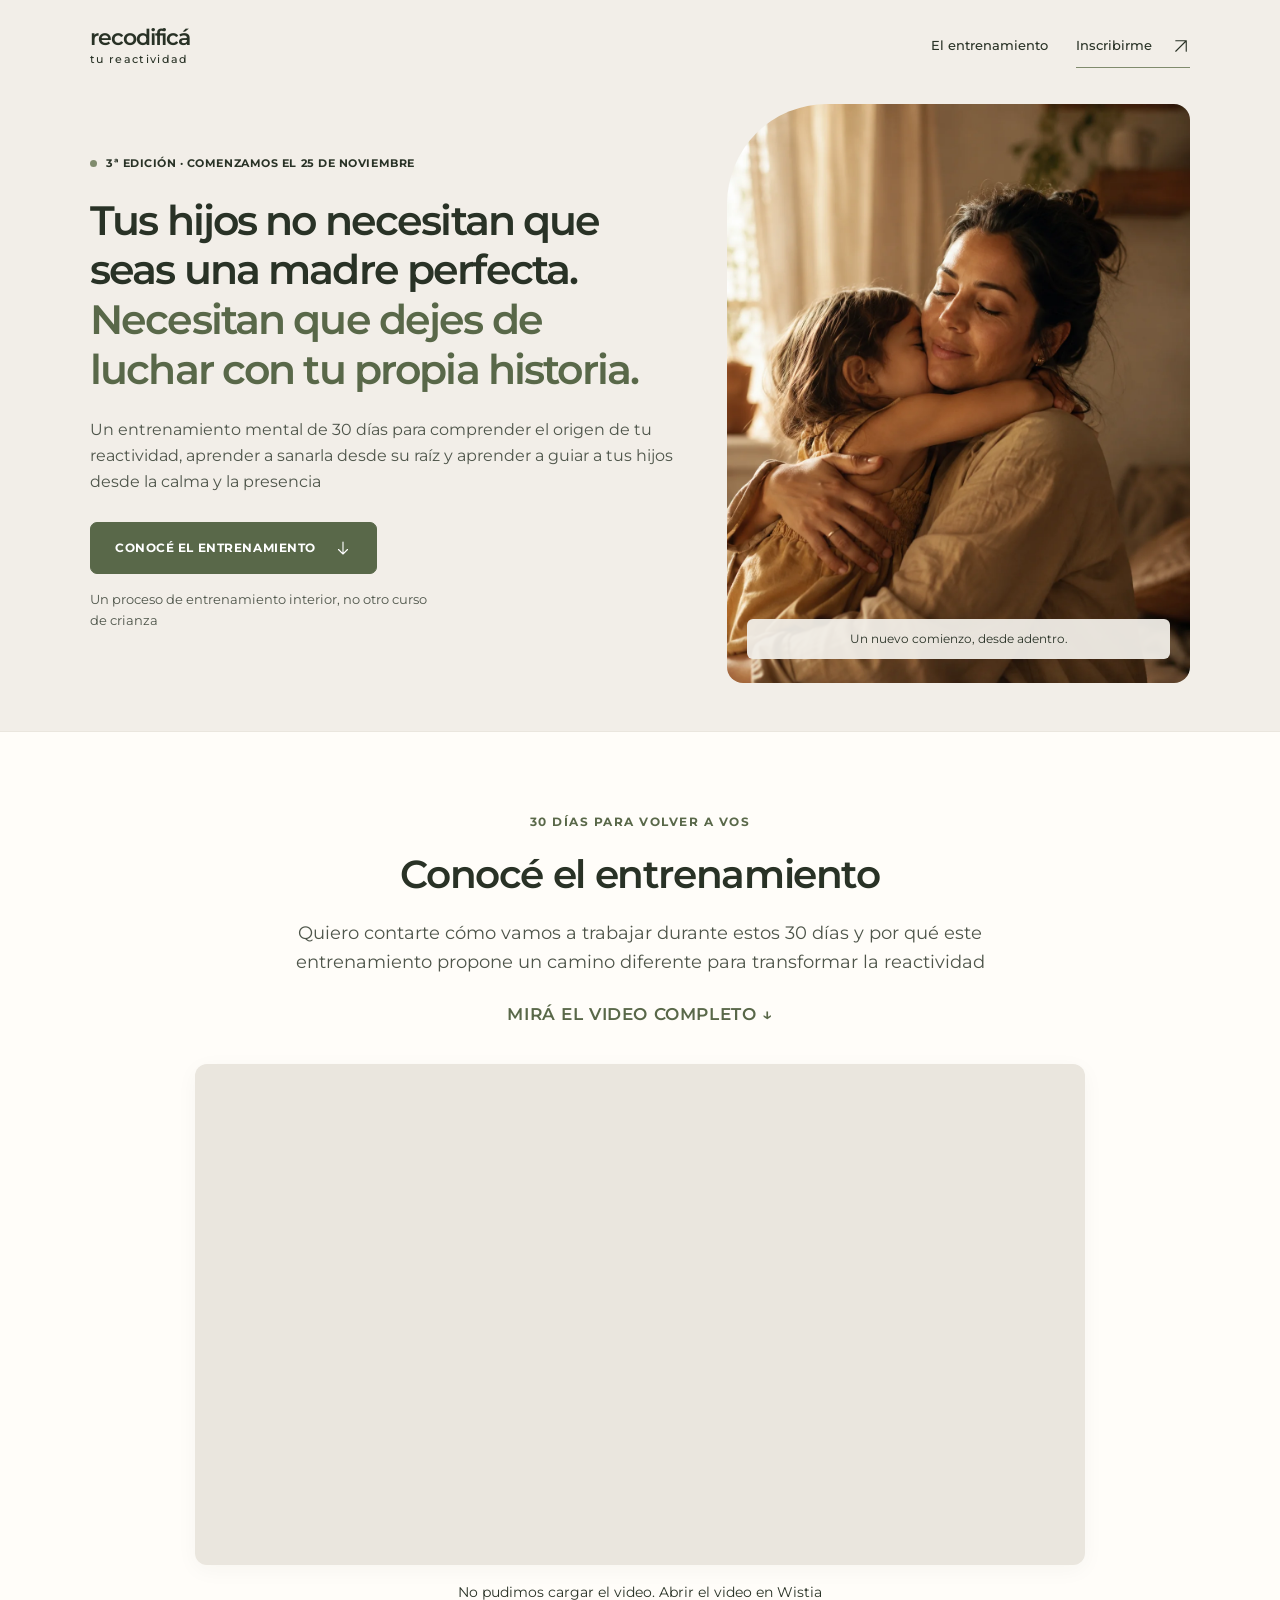
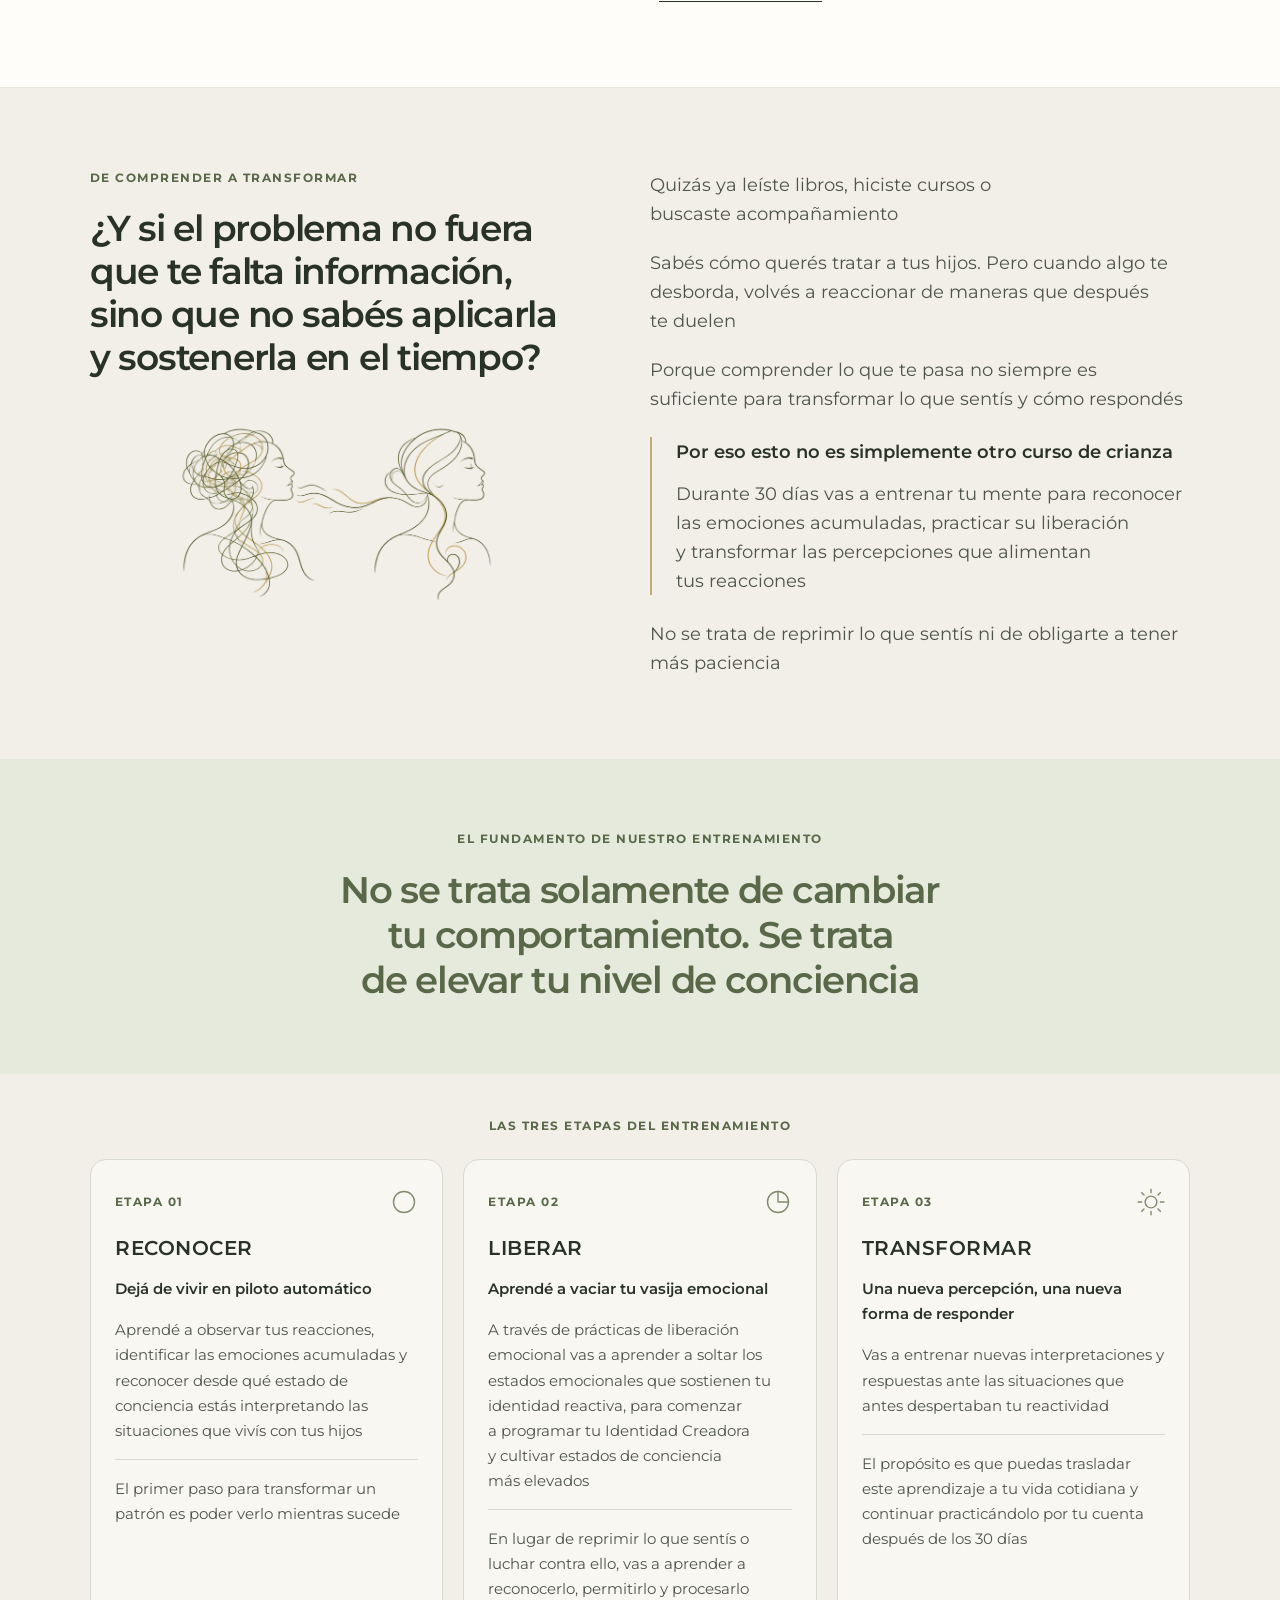
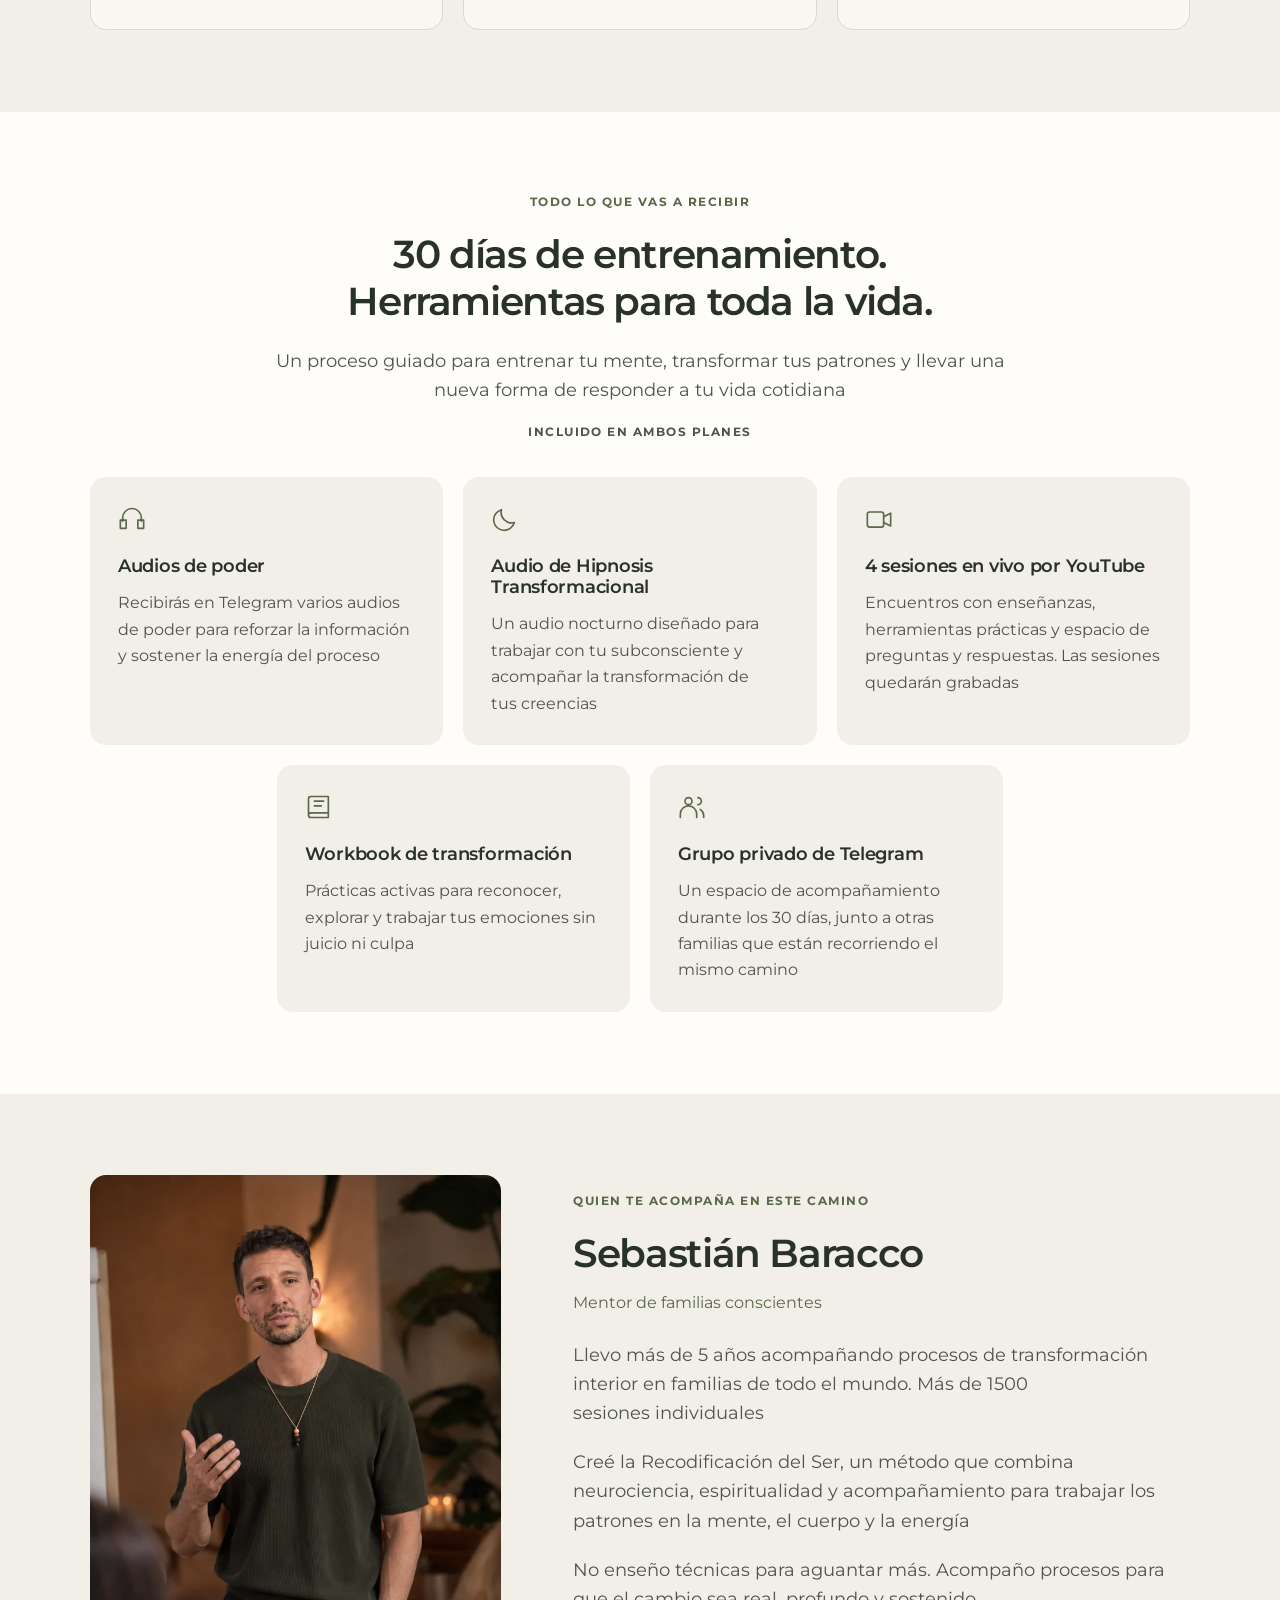
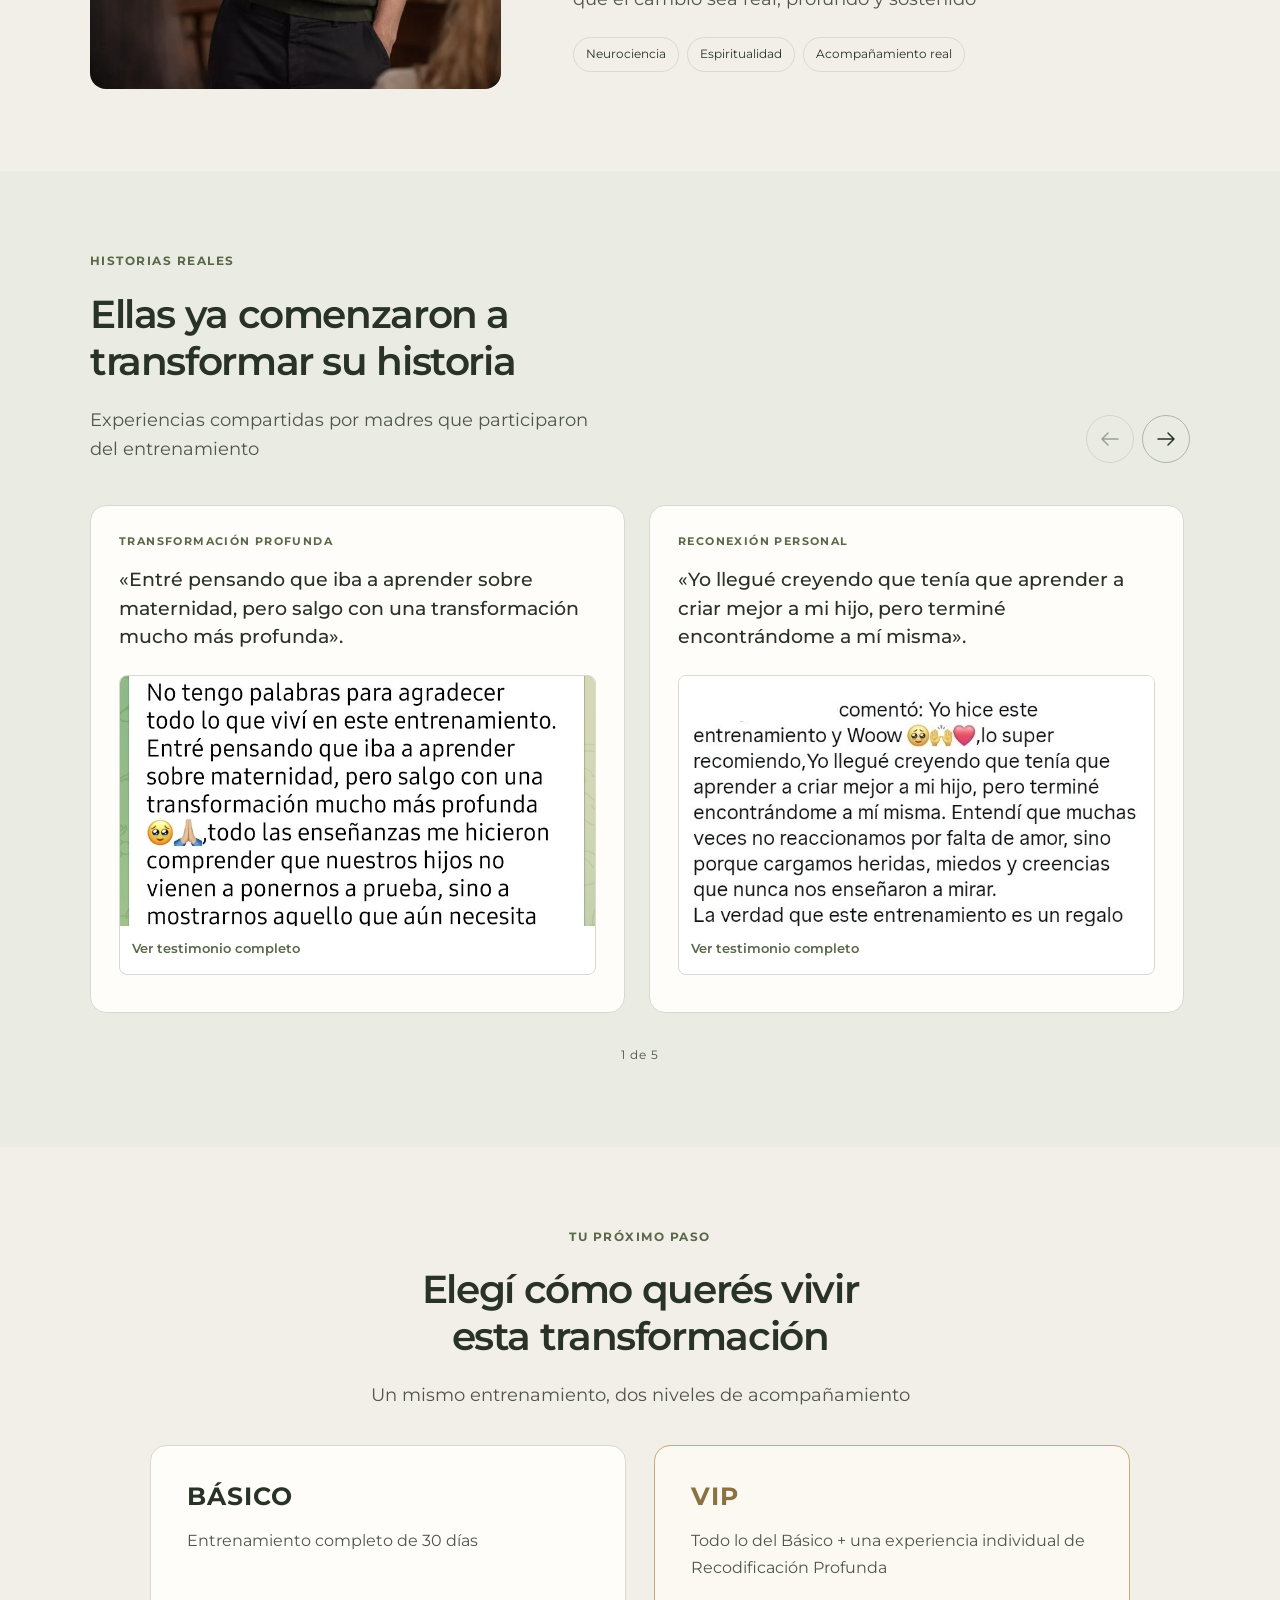
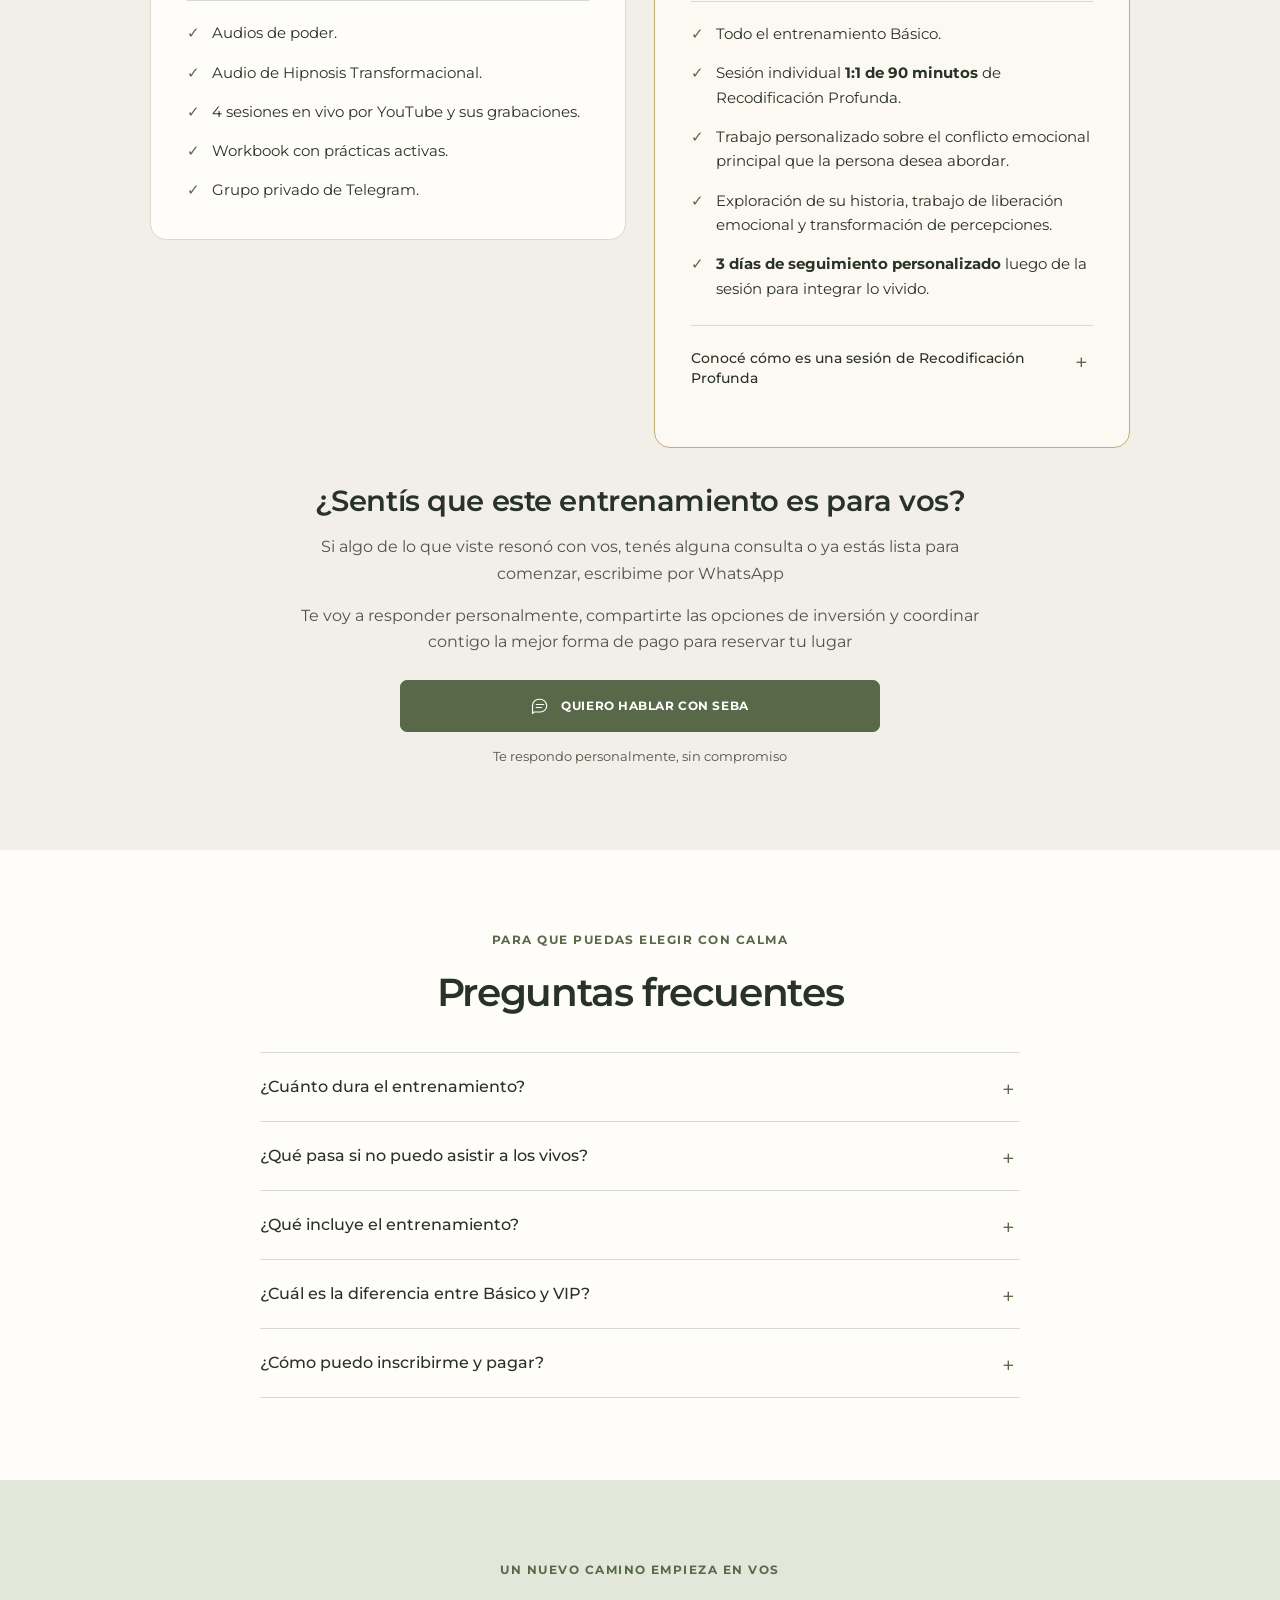
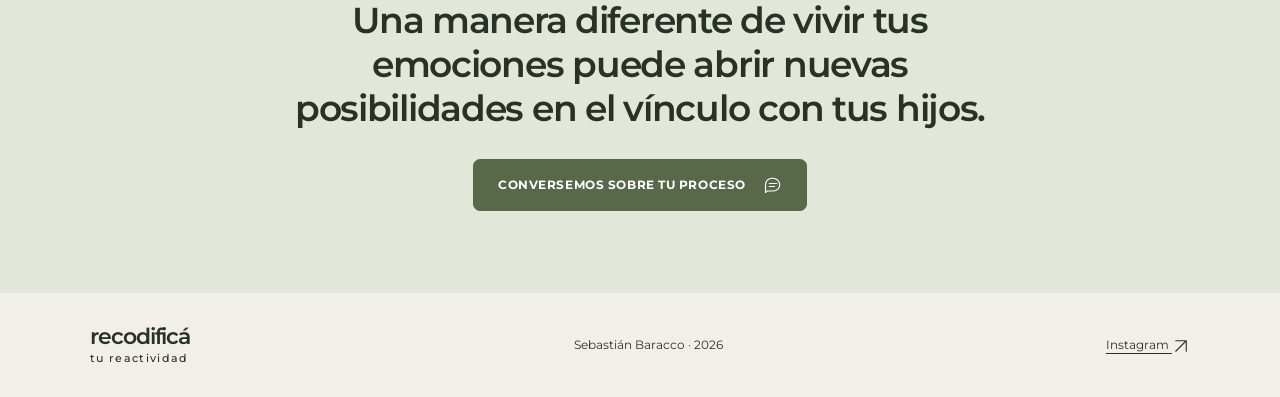
<file: Mi-web/index.html>
<!doctype html>
<html lang="es-UY">
  <head>
    <meta charset="UTF-8" />
    <meta name="viewport" content="width=device-width, initial-scale=1" />
    <title>Recodificá tu Reactividad — Sebastián Baracco</title>
    <meta
      name="description"
      content="Un entrenamiento mental de 30 días para comprender el origen de tu reactividad y aprender a guiar a tus hijos desde la calma y la presencia. Tercera edición con Sebastián Baracco."
    />
    <meta
      property="og:title"
      content="Recodificá tu Reactividad — Tercera edición"
    />
    <meta
      property="og:description"
      content="Un proceso de entrenamiento interior, no otro curso de crianza. 30 días de práctica y acompañamiento con Sebastián Baracco."
    />
    <meta property="og:image" content="assets/img/hero-image.jpg" />
    <meta property="og:type" content="website" />
    <meta name="twitter:card" content="summary_large_image" />
    <meta name="theme-color" content="#F2EEE8" />
    <link
      rel="preload"
      href="assets/fonts/montserrat-latin-wght-normal.woff2"
      as="font"
      type="font/woff2"
      crossorigin
    />
    <link
      rel="preload"
      as="image"
      href="assets/img/hero-image.webp"
      fetchpriority="high"
    />
    <link rel="icon" href="assets/img/favicon.png" type="image/png" />
    <link rel="apple-touch-icon" href="assets/img/favicon.png" />
    <link rel="stylesheet" href="styles.css?v=tercera-edicion-1" />
    <script defer src="config.js?v=tercera-edicion-2"></script>
    <script defer src="script.js?v=tercera-edicion-1"></script>
  </head>
  <body>
    <a class="skip-link" href="#contenido">Saltar al contenido</a>
    <header class="site-header container">
      <a
        class="wordmark"
        href="#hero"
        aria-label="Recodificá tu Reactividad, inicio"
        >recodificá<span>tu reactividad</span></a
      >
      <nav aria-label="Navegación principal">
        <a href="#video-entrenamiento">El entrenamiento</a
        ><a href="#conversemos" class="nav-enroll"
          >Inscribirme
          <svg viewBox="0 0 24 24" class="arrow-icon" aria-hidden="true">
            <path d="M5 19 19 5M5 5h14v14" /></svg
        ></a>
      </nav>
    </header>
    <main id="contenido">
      <section class="hero container" id="hero" aria-labelledby="hero-title">
        <div class="hero-copy">
          <p class="edition">
            <span class="edition-dot" aria-hidden="true"></span>3ª EDICIÓN ·
            COMENZAMOS EL
            <time id="edition-date" datetime="2026-11-25">25 DE NOVIEMBRE</time>
          </p>
          <h1 id="hero-title">
            Tus hijos no necesitan que seas una madre perfecta.
            <span>Necesitan que dejes de luchar con tu propia historia.</span>
          </h1>
          <p class="hero-subtitle">
            Un entrenamiento mental de 30 días para comprender el origen de tu
            reactividad, aprender a sanarla desde su raíz y aprender a guiar a
            tus hijos desde la calma y la presencia
          </p>
          <a href="#video-entrenamiento" class="button" id="hero-cta"
            >CONOCÉ EL ENTRENAMIENTO
            <svg viewBox="0 0 24 24" class="arrow-icon" aria-hidden="true">
              <path d="M12 4v16m-6-6 6 6 6-6" /></svg
          ></a>
          <p class="hero-note">
            Un proceso de entrenamiento interior, no otro curso de crianza
          </p>
        </div>
        <div class="hero-photo">
          <picture
            ><source srcset="assets/img/hero-image.webp" type="image/webp" />
            <img
              src="assets/img/hero-image.jpg"
              alt="Una madre abraza a su hijo"
              width="1122"
              height="1402"
              fetchpriority="high" /></picture
          ><span class="photo-caption">Un nuevo comienzo, desde adentro.</span>
        </div>
      </section>
      <section
        class="section video-section"
        id="video-entrenamiento"
        aria-labelledby="video-title"
      >
        <div class="container video-container">
          <div class="section-heading centered">
            <p class="eyebrow">30 DÍAS PARA VOLVER A VOS</p>
            <h2 id="video-title">Conocé el entrenamiento</h2>
            <p>
              Quiero contarte cómo vamos a trabajar durante estos 30 días y por
              qué este entrenamiento propone un camino diferente para
              transformar la reactividad
            </p>
            <p class="video-callout">
              MIRÁ EL VIDEO COMPLETO <span aria-hidden="true">↓</span>
            </p>
          </div>
          <div class="video-frame">
            <wistia-player
              media-id="ruy9yzgati"
              aspect="1.7777777777777777"
              auto-play="false"
              player-color="#808B6D"
              aria-label="Presentación del entrenamiento por Sebastián Baracco"
            ></wistia-player>
          </div>
          <p id="video-error" class="video-error" hidden>
            No pudimos cargar el video.
            <a
              href="https://fast.wistia.com/embed/iframe/ruy9yzgati"
              target="_blank"
              rel="noopener noreferrer"
              >Abrir el video en Wistia</a
            >
          </p>
          <noscript
            ><p>
              <a href="https://fast.wistia.com/embed/iframe/ruy9yzgati"
                >Ver el video en Wistia</a
              >
              (el reproductor integrado necesita JavaScript)
            </p></noscript
          >
        </div>
      </section>
      <section
        class="section objection"
        id="el-camino"
        aria-labelledby="objection-title"
      >
        <div class="container editorial-grid">
          <div class="objection-intro">
            <p class="eyebrow">DE COMPRENDER A TRANSFORMAR</p>
            <h2 id="objection-title">
              ¿Y si el problema no fuera que te falta información, sino que no
              sabés aplicarla y sostenerla en el tiempo?
            </h2>
            <picture class="concept-illustration"
              ><source
                srcset="assets/img/reaccion-consciente.webp"
                type="image/webp" />
              <img
                src="assets/img/reaccion-consciente.png"
                alt="Dos perfiles femeninos: de los patrones emocionales entrelazados a una mayor claridad interior."
                width="1536"
                height="1024"
                loading="lazy"
                decoding="async"
            /></picture>
          </div>
          <div class="prose">
            <p>
              Quizás ya leíste libros, hiciste cursos o buscaste acompañamiento
            </p>
            <p>
              Sabés cómo querés tratar a tus hijos. Pero cuando algo te
              desborda, volvés a reaccionar de maneras que después te duelen
            </p>
            <p>
              Porque comprender lo que te pasa no siempre es suficiente para
              transformar lo que sentís y cómo respondés
            </p>
            <div class="editorial-callout">
              <p>
                <strong
                  >Por eso esto no es simplemente otro curso de crianza</strong
                >
              </p>
              <p>
                Durante 30 días vas a entrenar tu mente para reconocer las
                emociones acumuladas, practicar su liberación y transformar las
                percepciones que alimentan tus reacciones
              </p>
            </div>
            <p>
              No se trata de reprimir lo que sentís ni de obligarte a tener más
              paciencia
            </p>
          </div>
        </div>
      </section>
      <section class="section foundation" aria-labelledby="foundation-title">
        <div class="container">
          <div class="section-heading centered">
            <p class="eyebrow">EL FUNDAMENTO DE NUESTRO ENTRENAMIENTO</p>
            <h2 id="foundation-title">
              No se trata solamente de cambiar tu comportamiento. Se trata de
              elevar tu nivel de conciencia
            </h2>
          </div>
        </div>
      </section>
      <section
        class="section method stages-section"
        id="metodo"
        aria-labelledby="method-title"
      >
        <div class="container">
          <h2 class="eyebrow stages-heading" id="method-title">
            LAS TRES ETAPAS DEL ENTRENAMIENTO
          </h2>
          <div class="stages" aria-label="Las tres etapas del entrenamiento">
            <article class="stage-card">
              <p class="eyebrow">
                ETAPA 01<span class="stage-symbol" aria-hidden="true"
                  ><svg viewBox="0 0 24 24" aria-hidden="true">
                    <circle cx="12" cy="12" r="9" /></svg
                ></span>
              </p>
              <h3>RECONOCER</h3>
              <p class="card-lead">Dejá de vivir en piloto automático</p>
              <p>
                Aprendé a observar tus reacciones, identificar las emociones
                acumuladas y reconocer desde qué estado de conciencia estás
                interpretando las situaciones que vivís con tus hijos
              </p>
              <p class="stage-ending">
                El primer paso para transformar un patrón es poder verlo
                mientras sucede
              </p>
            </article>
            <article class="stage-card">
              <p class="eyebrow">
                ETAPA 02<span class="stage-symbol" aria-hidden="true"
                  ><svg viewBox="0 0 24 24" aria-hidden="true">
                    <circle cx="12" cy="12" r="9" />
                    <path d="M12 3v9h9" /></svg
                ></span>
              </p>
              <h3>LIBERAR</h3>
              <p class="card-lead">Aprendé a vaciar tu vasija emocional</p>
              <p>
                A través de prácticas de liberación emocional vas a aprender a
                soltar los estados emocionales que sostienen tu identidad
                reactiva, para comenzar a programar tu Identidad Creadora y
                cultivar estados de conciencia más elevados
              </p>
              <p class="stage-ending">
                En lugar de reprimir lo que sentís o luchar contra ello, vas a
                aprender a reconocerlo, permitirlo y procesarlo
              </p>
            </article>
            <article class="stage-card">
              <p class="eyebrow">
                ETAPA 03<span class="stage-symbol" aria-hidden="true"
                  ><svg viewBox="0 0 24 24" aria-hidden="true">
                    <circle cx="12" cy="12" r="5" />
                    <path
                      d="M12 1v3m0 16v3M1 12h3m16 0h3M4 4l2 2m12 12 2 2M4 20l2-2M18 6l2-2"
                    /></svg
                ></span>
              </p>
              <h3>TRANSFORMAR</h3>
              <p class="card-lead">
                Una nueva percepción, una nueva forma de responder
              </p>
              <p>
                Vas a entrenar nuevas interpretaciones y respuestas ante las
                situaciones que antes despertaban tu reactividad
              </p>
              <p class="stage-ending">
                El propósito es que puedas trasladar este aprendizaje a tu vida
                cotidiana y continuar practicándolo por tu cuenta después de los
                30 días
              </p>
            </article>
          </div>
        </div>
      </section>
      <section
        class="section includes"
        id="incluye"
        aria-labelledby="includes-title"
      >
        <div class="container">
          <div class="section-heading centered">
            <p class="eyebrow">TODO LO QUE VAS A RECIBIR</p>
            <h2 id="includes-title">
              30 días de entrenamiento.<br />Herramientas para toda la vida.
            </h2>
            <p>
              Un proceso guiado para entrenar tu mente, transformar tus patrones
              y llevar una nueva forma de responder a tu vida cotidiana
            </p>
            <p class="small-label">INCLUIDO EN AMBOS PLANES</p>
          </div>
          <div class="resources">
            <article class="resource-card">
              <span class="resource-icon" aria-hidden="true"
                ><svg viewBox="0 0 24 24">
                  <path
                    d="M4 14v-3a8 8 0 0 1 16 0v3M4 13H2v7h5v-7H4Zm16 0h2v7h-5v-7h3Z"
                  /></svg
              ></span>
              <h3>Audios de poder</h3>
              <p>
                Recibirás en Telegram varios audios de poder para reforzar la
                información y sostener la energía del proceso
              </p>
            </article>
            <article class="resource-card">
              <span class="resource-icon" aria-hidden="true"
                ><svg viewBox="0 0 24 24">
                  <path d="M20 15A9 9 0 0 1 9 4 9 9 0 1 0 20 15Z" /></svg
              ></span>
              <h3>Audio de Hipnosis Transformacional</h3>
              <p>
                Un audio nocturno diseñado para trabajar con tu subconsciente y
                acompañar la transformación de tus creencias
              </p>
            </article>
            <article class="resource-card">
              <span class="resource-icon" aria-hidden="true"
                ><svg viewBox="0 0 24 24">
                  <rect x="2" y="6" width="14" height="13" rx="2" />
                  <path d="m16 10 6-3v11l-6-3" /></svg
              ></span>
              <h3>4 sesiones en vivo por YouTube</h3>
              <p>
                Encuentros con enseñanzas, herramientas prácticas y espacio de
                preguntas y respuestas. Las sesiones quedarán grabadas
              </p>
            </article>
            <article class="resource-card">
              <span class="resource-icon" aria-hidden="true"
                ><svg viewBox="0 0 24 24">
                  <path
                    d="M5 3h15v18H5a2 2 0 0 1 0-4h15M5 3a2 2 0 0 0-2 2v14M8 7h8M8 11h6"
                  /></svg
              ></span>
              <h3>Workbook de transformación</h3>
              <p>
                Prácticas activas para reconocer, explorar y trabajar tus
                emociones sin juicio ni culpa
              </p>
            </article>
            <article class="resource-card">
              <span class="resource-icon" aria-hidden="true"
                ><svg viewBox="0 0 24 24">
                  <circle cx="9" cy="7" r="3" />
                  <path
                    d="M2 21v-3a7 7 0 0 1 14 0v3M17 4a3 3 0 0 1 0 6M19 14a6 6 0 0 1 3 5v2"
                  /></svg
              ></span>
              <h3>Grupo privado de Telegram</h3>
              <p>
                Un espacio de acompañamiento durante los 30 días, junto a otras
                familias que están recorriendo el mismo camino
              </p>
            </article>
          </div>
        </div>
      </section>
      <section
        class="section mentor"
        id="mentor"
        aria-labelledby="mentor-title"
      >
        <div class="container mentor-grid">
          <picture class="mentor-photo"
            ><source srcset="assets/img/seba-foto.webp" type="image/webp" />
            <img
              src="assets/img/seba-foto.jpg"
              alt="Sebastián Baracco, mentor de familias conscientes"
              width="1122"
              height="1402"
              loading="lazy"
              decoding="async"
          /></picture>
          <div>
            <p class="eyebrow">QUIEN TE ACOMPAÑA EN ESTE CAMINO</p>
            <h2 id="mentor-title">Sebastián Baracco</h2>
            <p class="mentor-role">Mentor de familias conscientes</p>
            <div class="prose">
              <p>
                Llevo más de 5 años acompañando procesos de transformación
                interior en familias de todo el mundo. Más de 1500 sesiones
                individuales
              </p>
              <p>
                Creé la Recodificación del Ser, un método que combina
                neurociencia, espiritualidad y acompañamiento para trabajar los
                patrones en la mente, el cuerpo y la energía
              </p>
              <p>
                No enseño técnicas para aguantar más. Acompaño procesos para que
                el cambio sea real, profundo y sostenido
              </p>
            </div>
            <div class="mentor-pillars">
              <span>Neurociencia</span><span>Espiritualidad</span
              ><span>Acompañamiento real</span>
            </div>
          </div>
        </div>
      </section>
      <section
        class="section testimonials"
        id="testimonios"
        aria-labelledby="testimonials-title"
      >
        <div class="container">
          <div class="carousel-heading">
            <div class="section-heading">
              <p class="eyebrow">HISTORIAS REALES</p>
              <h2 id="testimonials-title">
                Ellas ya comenzaron a transformar su historia
              </h2>
              <p>
                Experiencias compartidas por madres que participaron del
                entrenamiento
              </p>
            </div>
            <div class="carousel-controls" hidden>
              <button
                type="button"
                class="icon-button"
                id="testimonials-prev"
                aria-label="Testimonio anterior"
                aria-controls="testimonials-track"
              >
                <svg viewBox="0 0 24 24" class="arrow-icon" aria-hidden="true">
                  <path d="M20 12H4m6-6-6 6 6 6" />
                </svg></button
              ><button
                type="button"
                class="icon-button"
                id="testimonials-next"
                aria-label="Testimonio siguiente"
                aria-controls="testimonials-track"
              >
                <svg viewBox="0 0 24 24" class="arrow-icon" aria-hidden="true">
                  <path d="M4 12h16m-6-6 6 6-6 6" />
                </svg>
              </button>
            </div>
          </div>
          <div
            class="testimonials-track"
            id="testimonials-track"
            tabindex="0"
            role="region"
            aria-roledescription="carrusel"
            aria-label="Testimonios, desplazá para ver más"
          >
            <article class="testimonial-card" data-testimonial="0">
              <p class="eyebrow">TRANSFORMACIÓN PROFUNDA</p>
              <blockquote>
                «Entré pensando que iba a aprender sobre maternidad, pero salgo
                con una transformación mucho más profunda».
              </blockquote>
              <button
                class="capture-button"
                type="button"
                aria-haspopup="dialog"
                aria-label="Ver testimonio completo: Transformación profunda"
              >
                <span class="capture-media"
                  ><span
                    class="capture-original"
                    style="--capture-width: 833; --capture-height: 1449"
                    ><img
                      src="assets/testimonios/testimonio-1.jpg"
                      width="833"
                      height="1449"
                      alt="Mensaje original: No tengo palabras para agradecer todo lo que viví en este entrenamiento."
                      loading="lazy"
                      decoding="async" /></span></span
                ><span class="capture-caption">Ver testimonio completo</span>
              </button>
              <details class="capture-fallback">
                <summary>Ver testimonio completo</summary>
                <span
                  class="capture-original"
                  style="--capture-width: 833; --capture-height: 1449"
                  ><img
                    src="assets/testimonios/testimonio-1.jpg"
                    width="833"
                    height="1449"
                    alt="Mensaje original: No tengo palabras para agradecer todo lo que viví en este entrenamiento."
                    loading="lazy"
                    decoding="async"
                /></span>
              </details>
            </article>
            <article class="testimonial-card" data-testimonial="1">
              <p class="eyebrow">RECONEXIÓN PERSONAL</p>
              <blockquote>
                «Yo llegué creyendo que tenía que aprender a criar mejor a mi
                hijo, pero terminé encontrándome a mí misma».
              </blockquote>
              <button
                class="capture-button"
                type="button"
                aria-haspopup="dialog"
                aria-label="Ver testimonio completo: Reconexión personal"
              >
                <span class="capture-media"
                  ><span
                    class="capture-original"
                    style="--capture-width: 705; --capture-height: 459"
                    ><img
                      src="assets/testimonios/testimonio-2.jpg"
                      width="705"
                      height="459"
                      alt="Comentario original anónimo: Yo hice este entrenamiento y Woow, lo super recomiendo."
                      loading="lazy"
                      decoding="async" /><span
                      class="capture-redaction"
                      aria-hidden="true"
                      style="
                        left: 1.13475%;
                        top: 6.10022%;
                        width: 32.05674%;
                        height: 8.49673%;
                      "
                    ></span></span></span
                ><span class="capture-caption">Ver testimonio completo</span>
              </button>
              <details class="capture-fallback">
                <summary>Ver testimonio completo</summary>
                <span
                  class="capture-original"
                  style="--capture-width: 705; --capture-height: 459"
                  ><img
                    src="assets/testimonios/testimonio-2.jpg"
                    width="705"
                    height="459"
                    alt="Comentario original anónimo: Yo hice este entrenamiento y Woow, lo super recomiendo."
                    loading="lazy"
                    decoding="async" /><span
                    class="capture-redaction"
                    aria-hidden="true"
                    style="
                      left: 1.13475%;
                      top: 6.10022%;
                      width: 32.05674%;
                      height: 8.49673%;
                    "
                  ></span
                ></span>
              </details>
            </article>
            <article class="testimonial-card" data-testimonial="2">
              <p class="eyebrow">AMOR Y COMPASIÓN</p>
              <blockquote>
                «Este entrenamiento te hace volver a mirarte con ojos de amor y
                compasión».
              </blockquote>
              <button
                class="capture-button"
                type="button"
                aria-haspopup="dialog"
                aria-label="Ver testimonio completo: Amor y compasión"
              >
                <span class="capture-media"
                  ><span
                    class="capture-original"
                    style="--capture-width: 825; --capture-height: 745"
                    ><img
                      src="assets/testimonios/testimonio-3.jpg"
                      width="825"
                      height="865"
                      alt="Mensaje original: Este entrenamiento te hace volver a mirarte con ojos de amor y compasión."
                      loading="lazy"
                      decoding="async" /></span></span
                ><span class="capture-caption">Ver testimonio completo</span>
              </button>
              <details class="capture-fallback">
                <summary>Ver testimonio completo</summary>
                <span
                  class="capture-original"
                  style="--capture-width: 825; --capture-height: 745"
                  ><img
                    src="assets/testimonios/testimonio-3.jpg"
                    width="825"
                    height="865"
                    alt="Mensaje original: Este entrenamiento te hace volver a mirarte con ojos de amor y compasión."
                    loading="lazy"
                    decoding="async"
                /></span>
              </details>
            </article>
            <article class="testimonial-card" data-testimonial="3">
              <p class="eyebrow">TRANSFORMACIÓN FAMILIAR</p>
              <blockquote>
                «Cuando una mamá sana, toda la familia comienza a
                transformarse».
              </blockquote>
              <button
                class="capture-button"
                type="button"
                aria-haspopup="dialog"
                aria-label="Ver testimonio completo: Transformación familiar"
              >
                <span class="capture-media"
                  ><span
                    class="capture-original"
                    style="--capture-width: 800; --capture-height: 650"
                    ><img
                      src="assets/testimonios/testimonio-4.jpg"
                      width="800"
                      height="742"
                      alt="Mensaje original: De verdad que este entrenamiento lo recomiendo mucho."
                      loading="lazy"
                      decoding="async" /></span></span
                ><span class="capture-caption">Ver testimonio completo</span>
              </button>
              <details class="capture-fallback">
                <summary>Ver testimonio completo</summary>
                <span
                  class="capture-original"
                  style="--capture-width: 800; --capture-height: 650"
                  ><img
                    src="assets/testimonios/testimonio-4.jpg"
                    width="800"
                    height="742"
                    alt="Mensaje original: De verdad que este entrenamiento lo recomiendo mucho."
                    loading="lazy"
                    decoding="async"
                /></span>
              </details>
            </article>
            <article class="testimonial-card" data-testimonial="4">
              <p class="eyebrow">EL IMPACTO DE ESCUCHAR</p>
              <blockquote>
                «Cada palabra que dijiste hizo un movimiento en mí».
              </blockquote>
              <p class="testimonial-context">Reacción a un video del mentor.</p>
              <button
                class="capture-button"
                type="button"
                aria-haspopup="dialog"
                aria-label="Ver testimonio completo: El impacto de escuchar al mentor"
              >
                <span class="capture-media"
                  ><span
                    class="capture-original"
                    style="--capture-width: 800; --capture-height: 390"
                    ><img
                      src="assets/testimonios/testimonio-5.jpg"
                      width="800"
                      height="390"
                      alt="Reacción original a un video: Llevo 30 minutos aproximadamente de video y cada palabra que dijiste hizo un movimiento en mí."
                      loading="lazy"
                      decoding="async" /></span></span
                ><span class="capture-caption">Ver testimonio completo</span>
              </button>
              <details class="capture-fallback">
                <summary>Ver testimonio completo</summary>
                <span
                  class="capture-original"
                  style="--capture-width: 800; --capture-height: 390"
                  ><img
                    src="assets/testimonios/testimonio-5.jpg"
                    width="800"
                    height="390"
                    alt="Reacción original a un video: Llevo 30 minutos aproximadamente de video y cada palabra que dijiste hizo un movimiento en mí."
                    loading="lazy"
                    decoding="async"
                /></span>
              </details>
            </article>
          </div>
          <p
            class="carousel-position"
            id="testimonials-position"
            aria-live="polite"
            aria-atomic="true"
            hidden
          >
            1 de 5
          </p>
        </div>
      </section>
      <section class="section plans" id="planes" aria-labelledby="plans-title">
        <div class="container">
          <div class="section-heading centered">
            <p class="eyebrow">TU PRÓXIMO PASO</p>
            <h2 id="plans-title">
              Elegí cómo querés vivir esta transformación
            </h2>
            <p>Un mismo entrenamiento, dos niveles de acompañamiento</p>
          </div>
          <div class="plans-grid">
            <article class="plan-card" aria-labelledby="basic-title">
              <h3 class="plan-title" id="basic-title">BÁSICO</h3>
              <p class="plan-description">Entrenamiento completo de 30 días</p>
              <ul class="plan-features">
                <li>Audios de poder.</li>
                <li>Audio de Hipnosis Transformacional.</li>
                <li>4 sesiones en vivo por YouTube y sus grabaciones.</li>
                <li>Workbook con prácticas activas.</li>
                <li>Grupo privado de Telegram.</li>
              </ul>
            </article>
            <article class="plan-card plan-vip" aria-labelledby="vip-title">
              <h3 class="plan-title" id="vip-title">VIP</h3>
              <p class="plan-description">
                Todo lo del Básico + una experiencia individual de
                Recodificación Profunda
              </p>
              <ul class="plan-features">
                <li>Todo el entrenamiento Básico.</li>
                <li>
                  Sesión individual <strong>1:1 de 90 minutos</strong> de
                  Recodificación Profunda.
                </li>
                <li>
                  Trabajo personalizado sobre el conflicto emocional principal
                  que la persona desea abordar.
                </li>
                <li>
                  Exploración de su historia, trabajo de liberación emocional y
                  transformación de percepciones.
                </li>
                <li>
                  <strong>3 días de seguimiento personalizado</strong> luego de
                  la sesión para integrar lo vivido.
                </li>
              </ul>
              <details class="vip-details">
                <summary>
                  Conocé cómo es una sesión de Recodificación Profunda
                </summary>
                <div class="details-content prose">
                  <h3>Sesión 1:1 de Recodificación Profunda</h3>
                  <p>
                    <strong
                      >90 minutos de transformación interior + 3 días de
                      seguimiento personalizado</strong
                    >
                  </p>
                  <p>
                    Hay heridas del pasado que todavía influyen en la manera en
                    que vivís tu presente
                  </p>
                  <p>
                    En esta sesión individual vamos a trabajar profundamente
                    sobre el conflicto que hoy tiene mayor impacto en tu vida
                  </p>
                  <p>
                    A través de un proceso de recodificación, vamos a recorrer
                    tu historia para reconocer el origen emocional de tus
                    patrones, comprender las experiencias que los sostienen y
                    abrir un espacio de liberación, perdón y transformación de
                    tus percepciones
                  </p>
                  <p>
                    El propósito es que puedas regresar al presente con una
                    nueva comprensión de tu historia, una mirada más amorosa
                    hacia vos misma y mayores recursos para vivir desde la paz y
                    la presencia
                  </p>
                  <p>
                    <strong>Y el acompañamiento no termina en la sesión</strong>
                  </p>
                  <p>
                    Durante los tres días siguientes, voy a acompañarte
                    personalmente para ayudarte a integrar lo vivido y llevar
                    tus nuevos aprendizajes a la vida cotidiana
                  </p>
                  <p>
                    <em
                      >Un encuentro para mirar tu historia desde un lugar
                      diferente y comenzar a transformar tu presente</em
                    >
                  </p>
                </div>
              </details>
            </article>
          </div>
          <div class="conversation centered" id="conversemos">
            <h3>¿Sentís que este entrenamiento es para vos?</h3>
            <p>
              Si algo de lo que viste resonó con vos, tenés alguna consulta o ya
              estás lista para comenzar, escribime por WhatsApp
            </p>
            <p>
              Te voy a responder personalmente, compartirte las opciones de
              inversión y coordinar contigo la mejor forma de pago para reservar
              tu lugar
            </p>
            <a
              id="conversation-whatsapp"
              class="button"
              data-whatsapp
              href="https://wa.me/59897988262?text=Hola%20Seba%2C%20sent%C3%AD%20que%20este%20entrenamiento%20reson%C3%B3%20conmigo%20y%20quiero%20m%C3%A1s%20informaci%C3%B3n"
              target="_blank"
              rel="noopener noreferrer"
              ><svg viewBox="0 0 24 24" class="arrow-icon" aria-hidden="true">
                <path
                  d="M21 11.5a8.5 8.5 0 0 1-8.5 8.5H4l-2 2V11.5A8.5 8.5 0 0 1 10.5 3H12a9 9 0 0 1 9 8.5Z"
                />
                <path d="M7 10h10M7 14h7" /></svg
              >QUIERO HABLAR CON SEBA</a
            >
            <p class="conversation-trust">
              Te respondo personalmente, sin compromiso
            </p>
          </div>
        </div>
      </section>
      <section class="section faq" id="faq" aria-labelledby="faq-title">
        <div class="container narrow">
          <div class="section-heading centered">
            <p class="eyebrow">PARA QUE PUEDAS ELEGIR CON CALMA</p>
            <h2 id="faq-title">Preguntas frecuentes</h2>
          </div>
          <div class="accordion">
            <details name="faq">
              <summary>¿Cuánto dura el entrenamiento?</summary>
              <div class="details-content">
                <p>
                  Dura 30 días. Esta tercera edición comienza el 25 de noviembre
                  de 2026
                </p>
              </div>
            </details>
            <details name="faq">
              <summary>¿Qué pasa si no puedo asistir a los vivos?</summary>
              <div class="details-content">
                <p>
                  Las 4 sesiones en vivo por YouTube quedan grabadas para que
                  puedas verlas después
                </p>
              </div>
            </details>
            <details name="faq">
              <summary>¿Qué incluye el entrenamiento?</summary>
              <div class="details-content">
                <p>
                  Ambos planes incluyen audios de poder, un audio de Hipnosis
                  Transformacional para escuchar por las noches, 4 sesiones en
                  vivo con sus grabaciones, un workbook y un grupo privado de
                  Telegram durante los 30 días
                </p>
              </div>
            </details>
            <details name="faq">
              <summary>¿Cuál es la diferencia entre Básico y VIP?</summary>
              <div class="details-content">
                <p>
                  El Básico incluye todo el entrenamiento. El VIP suma una
                  sesión individual de Recodificación Profunda de 90 minutos y 3
                  días de seguimiento personalizado después de la sesión
                </p>
              </div>
            </details>
            <details name="faq">
              <summary>¿Cómo puedo inscribirme y pagar?</summary>
              <div class="details-content">
                <p>
                  <a
                    data-whatsapp
                    href="https://wa.me/59897988262?text=Hola%20Seba%2C%20sent%C3%AD%20que%20este%20entrenamiento%20reson%C3%B3%20conmigo%20y%20quiero%20m%C3%A1s%20informaci%C3%B3n"
                    target="_blank"
                    rel="noopener noreferrer"
                    >Escribime por WhatsApp</a
                  >
                  para conversar personalmente sobre tu proceso, elegir la
                  modalidad de acompañamiento y coordinar el pago y tu
                  inscripción
                </p>
              </div>
            </details>
          </div>
        </div>
      </section>
      <section class="section closing" aria-labelledby="closing-title">
        <div class="container narrow centered">
          <p class="eyebrow">UN NUEVO CAMINO EMPIEZA EN VOS</p>
          <h2 id="closing-title">
            Una manera diferente de vivir tus emociones puede abrir nuevas
            posibilidades en el vínculo con tus hijos.
          </h2>
          <a
            id="closing-whatsapp"
            class="button"
            data-whatsapp
            href="https://wa.me/59897988262?text=Hola%20Seba%2C%20sent%C3%AD%20que%20este%20entrenamiento%20reson%C3%B3%20conmigo%20y%20quiero%20m%C3%A1s%20informaci%C3%B3n"
            target="_blank"
            rel="noopener noreferrer"
            >CONVERSEMOS SOBRE TU PROCESO<svg
              viewBox="0 0 24 24"
              class="arrow-icon"
              aria-hidden="true"
            >
              <path
                d="M21 11.5a8.5 8.5 0 0 1-8.5 8.5H4l-2 2V11.5A8.5 8.5 0 0 1 10.5 3H12a9 9 0 0 1 9 8.5Z"
              />
              <path d="M7 10h10M7 14h7" /></svg
          ></a>
        </div>
      </section>
    </main>
    <footer class="footer container">
      <a class="wordmark" href="#hero">recodificá<span>tu reactividad</span></a>
      <p>Sebastián Baracco · 2026</p>
      <a
        href="https://www.instagram.com/sebasbaracco"
        target="_blank"
        rel="noopener noreferrer"
        >Instagram
        <svg viewBox="0 0 24 24" class="arrow-icon" aria-hidden="true">
          <path d="M5 19 19 5M5 5h14v14" /></svg
      ></a>
    </footer>
    <dialog id="testimonial-dialog" aria-labelledby="testimonial-dialog-title">
      <div class="dialog-header">
        <h2 id="testimonial-dialog-title">Testimonio original</h2>
        <button
          class="button button-outline dialog-zoom"
          id="testimonial-zoom"
          type="button"
          aria-pressed="false"
        >
          Ampliar texto
        </button>
        <button
          class="icon-button"
          id="testimonial-close"
          type="button"
          aria-label="Cerrar testimonio"
        >
          ×
        </button>
      </div>
      <div
        class="dialog-image-scroll"
        tabindex="0"
        role="region"
        aria-label="Captura completa, desplazá para leer"
      >
        <span class="capture-original" id="testimonial-image-frame"
          ><img id="testimonial-full-image" alt="" width="800" height="1000"
        /></span>
      </div>
    </dialog>
  </body>
</html>
</file>
<file: Mi-web/styles.css>
/* Recodificá tu Reactividad · tercera edición · Montserrat */
@font-face {
  font-family: "Montserrat";
  font-style: normal;
  font-weight: 100 900;
  font-display: swap;
  src: url("assets/fonts/montserrat-latin-wght-normal.woff2") format("woff2");
}
@font-face {
  font-family: "Montserrat";
  font-style: italic;
  font-weight: 100 900;
  font-display: swap;
  src: url("assets/fonts/montserrat-latin-wght-italic.woff2") format("woff2");
}
:root {
  --cream: #f2eee8;
  --cream-dark: #eae6de;
  --olive: #808b6d;
  --olive-dark: #596849;
  --ink: #293226;
  --ink-soft: #4e554a;
  --gold: #c5ab75;
  --line: #d7dacf;
  --white: #fff;
  --radius: 16px;
  --font:
    "Montserrat", -apple-system, BlinkMacSystemFont, "Segoe UI", sans-serif;
}
*,
*::before,
*::after {
  box-sizing: border-box;
}
html {
  scroll-behavior: smooth;
  scroll-padding-top: 24px;
}
body {
  margin: 0;
  color: var(--ink);
  background: var(--cream);
  font-family: var(--font);
  font-size: clamp(1rem, 0.96rem + 0.18vw, 1.125rem);
  line-height: 1.65;
}
h1,
h2,
h3,
p,
blockquote {
  margin: 0;
}
h1,
h2,
h3 {
  font-weight: 600;
  line-height: 1.2;
  text-wrap: balance;
}
h1 {
  font-size: clamp(1.875rem, 2.8vw + 0.35rem, 3.15rem);
  letter-spacing: -0.045em;
}
h2 {
  font-size: clamp(1.7rem, 1.1rem + 1.7vw, 2.65rem);
  letter-spacing: -0.035em;
}
h3 {
  font-size: 1.16rem;
  letter-spacing: -0.015em;
}
p {
  text-wrap: pretty;
}
a {
  color: inherit;
  text-underline-offset: 4px;
}
button,
summary {
  font: inherit;
}
button {
  color: inherit;
}
button,
a,
summary {
  -webkit-tap-highlight-color: transparent;
}
button,
summary {
  cursor: pointer;
}
img,
svg {
  display: block;
  max-width: 100%;
}
img {
  height: auto;
}
[hidden] {
  display: none !important;
}
::selection {
  background: #d9dfce;
}
:focus-visible {
  outline: 3px solid var(--olive-dark);
  outline-offset: 5px;
}
.container {
  width: min(1100px, calc(100% - 40px));
  margin-inline: auto;
}
.narrow {
  max-width: 760px;
}
.section {
  padding-block: clamp(56px, 6.4vw, 88px);
}
.centered {
  text-align: center;
}
.eyebrow,
.small-label {
  font-size: 0.72rem;
  font-weight: 700;
  letter-spacing: 0.13em;
  line-height: 1.5;
  color: var(--olive-dark);
}
.eyebrow {
  margin-bottom: 20px;
}
.section-heading {
  max-width: 760px;
  margin-bottom: 36px;
}
.section-heading.centered {
  margin-inline: auto;
}
.section-heading > p:not(.eyebrow) {
  margin-top: 20px;
  color: var(--ink-soft);
}
.section-heading > .small-label {
  margin-top: 24px;
}
.prose p + p {
  margin-top: 20px;
}
.prose {
  color: var(--ink-soft);
}
.prose strong {
  color: var(--ink);
  font-weight: 600;
}
.button {
  display: inline-flex;
  align-items: center;
  justify-content: center;
  gap: 18px;
  min-height: 52px;
  padding: 16px 24px;
  border: 1px solid var(--olive-dark);
  border-radius: 7px;
  background: var(--olive-dark);
  color: var(--white);
  text-decoration: none;
  font-size: 0.78rem;
  font-weight: 700;
  letter-spacing: 0.045em;
  line-height: 1.5;
  text-align: center;
  transition:
    background 0.18s,
    border-color 0.18s;
}
.button:hover {
  background: #455337;
  border-color: #455337;
}
.button span {
  font-size: 1.2rem;
  font-weight: 400;
}
.arrow-icon {
  width: 18px;
  height: 18px;
  flex-shrink: 0;
  display: inline-block;
  fill: none;
  stroke: currentColor;
  stroke-width: 1.5;
  stroke-linecap: round;
  stroke-linejoin: round;
  vertical-align: middle;
}
.icon-button .arrow-icon {
  width: 24px;
  height: 24px;
}
.stage-symbol svg {
  width: 28px;
  height: 28px;
  fill: none;
  stroke: currentColor;
  stroke-width: 1.2;
  stroke-linecap: round;
  stroke-linejoin: round;
}
.button-outline {
  color: var(--olive-dark);
  background: transparent;
}
.button-outline:hover {
  color: white;
}
.skip-link {
  position: absolute;
  z-index: 10;
  top: -100px;
  left: 20px;
  background: white;
  padding: 12px;
}
.skip-link:focus {
  top: 12px;
}
.site-header {
  display: flex;
  justify-content: space-between;
  align-items: center;
  min-height: 92px;
  gap: 20px;
}
.wordmark {
  text-decoration: none;
  font-size: 1.35rem;
  font-weight: 600;
  line-height: 1.05;
  letter-spacing: -0.05em;
}
.wordmark span {
  display: block;
  font-size: 0.7rem;
  font-weight: 500;
  letter-spacing: 0.12em;
  margin-top: 5px;
}
.site-header nav {
  display: flex;
  align-items: center;
  gap: 28px;
}
.site-header nav a {
  text-decoration: none;
  font-size: 0.8rem;
  font-weight: 500;
  min-height: 44px;
  display: inline-flex;
  align-items: center;
}
.nav-enroll {
  border-bottom: 1px solid var(--olive);
  gap: 20px;
}
.hero {
  display: grid;
  grid-template-columns: 1.12fr 0.88fr;
  align-items: center;
  gap: 48px;
  padding-block: 12px 48px;
}
.hero h1 span {
  color: var(--olive-dark);
}
.edition {
  display: flex;
  flex-wrap: wrap;
  align-items: center;
  gap: 4px;
  font-size: 0.66rem;
  font-weight: 700;
  letter-spacing: 0.05em;
  line-height: 1.65;
  margin-bottom: 23px;
}
.edition-dot {
  flex: 0 0 7px;
  height: 7px;
  border-radius: 50%;
  background: var(--olive);
  margin-right: 5px;
}
.hero-subtitle {
  margin-block: 22px 26px;
  color: var(--ink-soft);
  font-size: 1rem;
}
.hero-note {
  margin-top: 16px;
  font-size: 0.8rem;
  max-width: 380px;
  line-height: 1.6;
  color: var(--ink-soft);
}
.hero-photo {
  position: relative;
}
.hero-photo img {
  width: 100%;
  aspect-ratio: 4 / 5;
  object-fit: cover;
  border-radius: 100px 16px 16px 16px;
}
.photo-caption {
  position: absolute;
  bottom: 24px;
  left: 20px;
  right: 20px;
  text-align: center;
  padding: 10px;
  border-radius: 6px;
  background: rgba(242, 238, 232, 0.94);
  color: var(--ink);
  font-size: 0.75rem;
}
.video-section {
  background: #fffdf9;
  border-block: 1px solid var(--cream-dark);
}
.video-container {
  max-width: 890px;
}
.video-frame {
  aspect-ratio: 16 / 9;
  background: var(--cream-dark);
  border-radius: 12px;
  box-shadow: 0 5px 22px #2932260a;
}
wistia-player {
  display: block;
  width: 100%;
  height: 100%;
  border-radius: 12px;
}
wistia-player:not(:defined) {
  background: center / cover no-repeat
    url("https://fast.wistia.com/embed/medias/ruy9yzgati/swatch");
}
.section-heading > p.video-callout {
  color: var(--olive-dark);
  font-family: var(--font);
  font-weight: 600;
  font-size: clamp(0.9375rem, 0.88rem + 0.25vw, 1.0625rem);
  letter-spacing: 0.035em;
  text-align: center;
  margin-top: 24px;
}
.video-error {
  font-size: 0.9rem;
  margin-top: 16px;
  text-align: center;
}
.editorial-grid {
  display: grid;
  grid-template-columns: 0.95fr 1.05fr;
  gap: 72px;
}
.editorial-grid h2 {
  font-size: clamp(1.7rem, 1.05rem + 1.5vw, 2.35rem);
}
.editorial-callout {
  border-left: 2px solid var(--gold);
  padding-left: 24px;
  margin-block: 24px;
}
.editorial-callout p + p {
  margin-top: 12px;
}
.foundation {
  background: #e6eadd;
  padding-block: 72px;
}
.foundation .section-heading {
  max-width: 900px;
  margin-bottom: 0;
}
.foundation h2 {
  color: var(--olive-dark);
  font-size: clamp(2.25rem, 2.9vw, 2.625rem);
}
.stages-section {
  padding-top: 44px;
}
.stages-heading {
  text-align: center;
  margin-bottom: 0;
}
.stages-section .stages {
  margin-top: 24px;
}
.concept-illustration {
  display: block;
  width: min(320px, 100%);
}
.concept-illustration img {
  width: 100%;
  height: auto;
}
.objection-intro .concept-illustration {
  margin: 24px auto 0;
}
.foundation-grid {
  display: grid;
  grid-template-columns: minmax(0, 1fr) 320px;
  align-items: center;
  gap: 44px;
  max-width: 960px;
  margin-inline: auto;
}
.foundation .closing-thought {
  margin-top: 24px;
}
.foundation .closing-thought strong,
.method .closing-thought strong {
  color: var(--olive-dark);
  font-weight: 500;
}
.closing-thought {
  font-size: 1rem;
  color: var(--olive-dark);
  margin-top: 28px;
}
.practice-bridge {
  border-top: 1px solid var(--line);
  margin-top: 44px;
  padding-top: 30px;
  display: grid;
  grid-template-columns: 0.95fr 1.05fr;
  gap: 72px;
}
.practice-bridge h3 {
  max-width: 360px;
  font-size: 1.35rem;
}
.practice-bridge p {
  font-size: 1rem;
  color: var(--ink-soft);
}
.practice-bridge p + p {
  margin-top: 16px;
}
.stages {
  display: grid;
  grid-template-columns: repeat(3, minmax(0, 1fr));
  gap: 20px;
  margin-top: 38px;
}
.stage-card {
  padding: 28px 24px;
  border: 1px solid var(--line);
  border-radius: var(--radius);
  background: #f9f7f2;
}
.stage-card .eyebrow {
  display: flex;
  justify-content: space-between;
  align-items: center;
  margin-bottom: 20px;
}
.stage-symbol {
  font-size: 1.8rem;
  font-weight: 400;
  line-height: 1;
  color: var(--olive);
}
.stage-card h3 {
  font-size: 1.25rem;
  letter-spacing: 0.025em;
}
.stage-card p:not(.eyebrow) {
  font-size: 0.95rem;
  margin-top: 16px;
  color: var(--ink-soft);
}
.stage-card .card-lead {
  font-weight: 600;
  color: var(--ink) !important;
}
.stage-ending {
  padding-top: 16px;
  border-top: 1px solid var(--line);
}
.includes {
  background: #fffdf9;
}
.resources {
  display: grid;
  grid-template-columns: repeat(6, minmax(0, 1fr));
  gap: 20px;
}
.resource-card {
  grid-column: span 2;
  background: var(--cream);
  border-radius: var(--radius);
  padding: 28px;
}
.resource-card:nth-child(4) {
  grid-column: 2 / span 2;
}
.resource-card p {
  font-size: 1rem;
  color: var(--ink-soft);
  margin-top: 14px;
}
.resource-card h3 {
  font-size: 1.1rem;
}
.resource-icon {
  color: var(--olive-dark);
  display: block;
  margin-bottom: 22px;
}
.resource-icon svg {
  width: 28px;
  height: 28px;
  fill: none;
  stroke: currentColor;
  stroke-width: 1.4;
  stroke-linecap: round;
  stroke-linejoin: round;
}
.mentor-grid {
  display: grid;
  grid-template-columns: 0.8fr 1.2fr;
  align-items: center;
  gap: 72px;
}
.mentor-photo img {
  width: 100%;
  aspect-ratio: 4/5;
  object-fit: cover;
  border-radius: var(--radius);
}
.mentor-role {
  color: var(--olive-dark);
  font-size: 1rem;
  margin-block: 12px 24px;
}
.mentor-pillars {
  display: flex;
  flex-wrap: wrap;
  gap: 8px;
  margin-top: 24px;
}
.mentor-pillars span {
  border: 1px solid var(--line);
  border-radius: 30px;
  padding: 7px 12px;
  font-size: 0.72rem;
}
.testimonials {
  background: #eaece3;
}
.carousel-heading {
  display: flex;
  align-items: flex-end;
  gap: 32px;
  justify-content: space-between;
}
.carousel-heading .section-heading {
  max-width: 660px;
}
.carousel-controls {
  display: flex;
  gap: 8px;
  margin-bottom: 36px;
}
.icon-button {
  flex-shrink: 0;
  width: 48px;
  height: 48px;
  border: 1px solid #afb7a4;
  border-radius: 50%;
  background: transparent;
  font-size: 1.35rem;
  display: inline-flex;
  align-items: center;
  justify-content: center;
}
.icon-button:hover {
  background: #dbe1d0;
}
.icon-button:disabled {
  opacity: 0.4;
  cursor: default;
}
.testimonials-track {
  display: flex;
  gap: 24px;
  overflow-x: auto;
  scroll-snap-type: x mandatory;
  overscroll-behavior-x: contain;
  scrollbar-width: thin;
  scrollbar-color: var(--olive) transparent;
  padding: 6px 3px 16px;
}
.testimonial-card {
  flex: 0 0 calc((100% - 24px) / 2);
  min-width: 0;
  scroll-snap-align: start;
  background: #fffdf9;
  border: 1px solid #d6dace;
  border-radius: var(--radius);
  padding: 28px;
}
.testimonial-card .eyebrow {
  font-size: 0.67rem;
  margin-bottom: 16px;
}
.testimonial-card blockquote {
  font-size: clamp(1rem, 1.6vw, 1.18rem);
  font-weight: 500;
  line-height: 1.5;
  text-wrap: pretty;
}
.testimonial-context {
  font-size: 0.8rem;
  margin-top: 16px;
  color: var(--ink-soft);
}
.capture-button {
  display: none;
  width: 100%;
  padding: 0;
  border: 1px solid var(--line);
  border-radius: 8px;
  overflow: hidden;
  margin-top: 24px;
  background: white;
  text-align: left;
}
.testimonial-card.is-interactive .capture-button {
  display: block;
}
.testimonial-card.is-interactive .capture-fallback {
  display: none;
}
.capture-media {
  display: block;
  height: 250px;
  overflow: hidden;
  background: #f7f6f1;
}
.capture-original {
  position: relative;
  display: block;
  width: 100%;
  aspect-ratio: var(--capture-width) / var(--capture-height);
  overflow: hidden;
}
.capture-original > img {
  width: 100%;
  height: auto;
}
.capture-redaction {
  display: block;
  position: absolute;
  background: white;
}
.capture-caption {
  display: block;
  min-height: 48px;
  padding: 12px;
  color: var(--olive-dark);
  font-size: 0.8rem;
  font-weight: 600;
}
.carousel-position {
  text-align: center;
  font-size: 0.75rem;
  letter-spacing: 0.07em;
  color: var(--ink-soft);
  margin-top: 16px;
}
.plans-grid {
  display: grid;
  grid-template-columns: repeat(2, minmax(0, 1fr));
  align-items: start;
  gap: 28px;
  max-width: 980px;
  margin-inline: auto;
}
.plan-card {
  padding: 36px;
  background: #fffdf9;
  border: 1px solid var(--line);
  border-radius: var(--radius);
}
.plan-title {
  font-size: clamp(1.375rem, 1.15rem + 0.5vw, 1.625rem);
  font-weight: 700;
  letter-spacing: 0.04em;
  color: var(--ink);
  margin-bottom: 16px;
}
.plan-vip .plan-title {
  color: #8a713f;
}
.plan-vip {
  border-color: var(--gold);
  background: #fbf9f2;
}
.plan-description {
  margin-top: 12px;
  min-height: 52px;
  font-size: 1rem;
  color: var(--ink-soft);
}
.plan-features {
  list-style: none;
  padding: 20px 0 0;
  margin: 20px 0 0;
  border-top: 1px solid var(--line);
}
.plan-features li {
  position: relative;
  padding-left: 25px;
  font-size: 0.95rem;
  line-height: 1.6;
}
.plan-features li + li {
  margin-top: 15px;
}
.plan-features li::before {
  content: "✓";
  position: absolute;
  left: 0;
  color: var(--olive-dark);
}
details {
  border-bottom: 1px solid var(--line);
}
summary {
  position: relative;
  list-style: none;
  padding: 22px 38px 22px 0;
  font-size: 1rem;
  font-weight: 500;
  line-height: 1.5;
}
summary::-webkit-details-marker {
  display: none;
}
summary::after {
  content: "+";
  position: absolute;
  right: 5px;
  top: 20px;
  font-size: 1.4rem;
  font-weight: 400;
  color: var(--olive-dark);
}
details[open] > summary::after {
  content: "−";
}
.details-content {
  padding: 0 0 24px;
  font-size: 1rem;
  color: var(--ink-soft);
}
.details-content h3 {
  font-size: 1.05rem;
  margin-bottom: 18px;
  color: var(--ink);
}
.vip-details {
  border-bottom: 0;
  border-top: 1px solid var(--line);
  margin-top: 24px;
}
.vip-details summary {
  font-size: 0.85rem;
}
.vip-details .details-content {
  font-size: 0.9rem;
  padding-bottom: 0;
}
.conversation {
  margin-top: 36px;
}
.conversation h3 {
  max-width: 680px;
  margin-inline: auto;
  font-size: clamp(1.5rem, 1.2rem + 0.8vw, 1.8rem);
}
.conversation > p:not(.conversation-trust) {
  max-width: 680px;
  margin: 16px auto 0;
  font-size: 1rem;
  color: var(--ink-soft);
}
.conversation .button {
  margin-top: 24px;
  width: min(480px, 100%);
  min-height: 52px;
  gap: 12px;
}
.conversation-trust {
  margin-top: 14px;
  font-size: 0.8125rem;
  color: var(--ink-soft);
}
.faq {
  background: #fffdf9;
}
.accordion {
  border-top: 1px solid var(--line);
}
.closing {
  background: #e2e7d9;
}
.closing h2 {
  font-size: clamp(1.75rem, 1.4rem + 1.1vw, 2.45rem);
}
.closing .button {
  margin-top: 28px;
}
.footer {
  padding-block: 32px;
  display: flex;
  align-items: center;
  justify-content: space-between;
  gap: 24px;
}
.footer > p,
.footer > a:not(.wordmark) {
  font-size: 0.75rem;
}
dialog {
  width: min(850px, calc(100% - 24px));
  max-height: calc(100dvh - 32px);
  padding: 0;
  border: 0;
  border-radius: 12px;
  color: var(--ink);
  background: #fffdf9;
}
dialog::backdrop {
  background: #1c241cd9;
}
.dialog-header {
  display: flex;
  align-items: center;
  justify-content: space-between;
  padding: 14px 20px;
  gap: 20px;
}
.dialog-header h2 {
  font-size: 1.05rem;
  flex: 1;
}
dialog[open] {
  display: flex;
  flex-direction: column;
}
.dialog-header {
  flex-shrink: 0;
}
.dialog-zoom {
  min-height: 48px;
  padding: 10px 12px;
  font-size: 0.75rem;
}
.dialog-image-scroll {
  overflow: auto;
  min-height: 0;
  flex: 1;
  padding: 0 16px 16px;
}
.dialog-image-scroll.is-zoomed .capture-original {
  width: 160%;
}
.dialog-image-scroll img {
  width: 100%;
  height: auto;
}
body.modal-open {
  overflow: hidden;
}
@media (min-width: 768px) and (max-width: 1023px) {
  .container {
    width: calc(100% - 56px);
  }
  .hero {
    gap: 28px;
  }
  .hero h1 {
    font-size: 2.05rem;
  }
  .hero-photo img {
    min-height: 500px;
  }
  .editorial-grid,
  .practice-bridge,
  .mentor-grid {
    gap: 36px;
  }
  .stages {
    gap: 12px;
  }
  .stage-card {
    padding: 24px 18px;
  }
  .stage-card h3 {
    font-size: 1.05rem;
  }
  .resource-card {
    padding: 24px 18px;
  }
  .plan-card {
    padding: 28px;
  }
}
@media (max-width: 767px) {
  .foundation {
    padding-block: 52px;
  }
  .foundation h2 {
    font-size: clamp(1.625rem, 6.8vw + 0.1rem, 1.9375rem);
  }
  .concept-illustration {
    width: min(240px, 75%);
    margin-inline: auto;
  }
  .objection-intro .concept-illustration {
    margin-top: 18px;
  }
  .foundation-grid {
    grid-template-columns: 1fr;
    gap: 20px;
  }
  .capture-media {
    height: 210px;
  }
  .dialog-header {
    flex-wrap: wrap;
    gap: 12px;
  }
  .dialog-zoom {
    order: 3;
    width: 100%;
  }
  .site-header {
    min-height: 76px;
  }
  .site-header nav {
    gap: 12px;
  }
  .site-header nav > a:first-child {
    display: none;
  }
  .wordmark {
    font-size: 1.25rem;
  }
  .hero {
    grid-template-columns: 1fr;
    gap: 24px;
    padding-block: 16px 36px;
  }
  .edition {
    font-size: 0.6rem;
    letter-spacing: 0.025em;
    margin-bottom: 18px;
  }
  .hero h1 {
    font-size: clamp(1.8rem, 5.1vw + 0.62rem, 2.4rem);
  }
  .hero-subtitle {
    margin-block: 18px 22px;
  }
  .hero .button,
  .conversation .button,
  .closing .button {
    width: 100%;
  }
  .hero-note {
    max-width: none;
    font-size: 0.8rem;
    margin-top: 12px;
  }
  .hero-photo img {
    aspect-ratio: 16/10;
    object-position: center 36%;
    border-radius: 40px 12px 12px 12px;
  }
  .photo-caption {
    bottom: 12px;
    font-size: 0.67rem;
    left: 12px;
    right: 12px;
    padding: 6px;
  }
  .section-heading {
    margin-bottom: 28px;
  }
  .eyebrow {
    font-size: 0.65rem;
    margin-bottom: 16px;
  }
  .editorial-grid,
  .practice-bridge,
  .mentor-grid {
    grid-template-columns: 1fr;
    gap: 28px;
  }
  .editorial-grid {
    text-align: left;
  }
  .practice-bridge {
    gap: 16px;
    margin-top: 32px;
    padding-top: 24px;
  }
  .stages {
    grid-template-columns: 1fr;
    gap: 16px;
    margin-top: 28px;
  }
  .stage-card {
    padding: 24px;
  }
  .stage-card p:not(.eyebrow) {
    font-size: 1rem;
  }
  .resources {
    grid-template-columns: 1fr;
    gap: 16px;
  }
  .resource-card,
  .resource-card:nth-child(4) {
    grid-column: auto;
    padding: 24px;
  }
  .resource-icon {
    margin-bottom: 16px;
  }
  .mentor-photo {
    width: min(340px, 100%);
    margin-inline: auto;
  }
  .mentor-grid {
    gap: 32px;
  }
  .carousel-heading {
    align-items: start;
    flex-direction: column;
    gap: 0;
  }
  .carousel-controls {
    margin-bottom: 20px;
  }
  .testimonials-track {
    gap: 16px;
  }
  .testimonial-card {
    flex-basis: 88%;
    padding: 24px;
  }
  .plans-grid {
    grid-template-columns: 1fr;
    gap: 20px;
  }
  .plan-card {
    padding: 28px 24px;
  }
  .plan-description {
    min-height: 0;
  }
  .plan-features li {
    font-size: 1rem;
  }
  .footer {
    flex-wrap: wrap;
    gap: 20px;
  }
  .footer .wordmark {
    flex-basis: 100%;
  }
}
@media (hover: hover) and (pointer: fine) {
  .stage-card,
  .resource-card,
  .testimonial-card,
  .plan-card {
    transition:
      transform 0.2s ease-out,
      box-shadow 0.2s ease-out;
  }
  .stage-card:hover,
  .resource-card:hover,
  .testimonial-card:hover,
  .plan-card:hover {
    transform: translateY(-2px);
    box-shadow: 0 5px 15px #2932260a;
  }
  .icon-button {
    transition:
      background 0.2s,
      transform 0.2s;
  }
  .icon-button:not(:disabled):hover {
    transform: translateY(-1px);
  }
}
@media (prefers-reduced-motion: reduce) {
  html {
    scroll-behavior: auto;
  }
  *,
  *::before,
  *::after {
    animation: none !important;
    transition: none !important;
    transform: none !important;
  }
}
</file>
